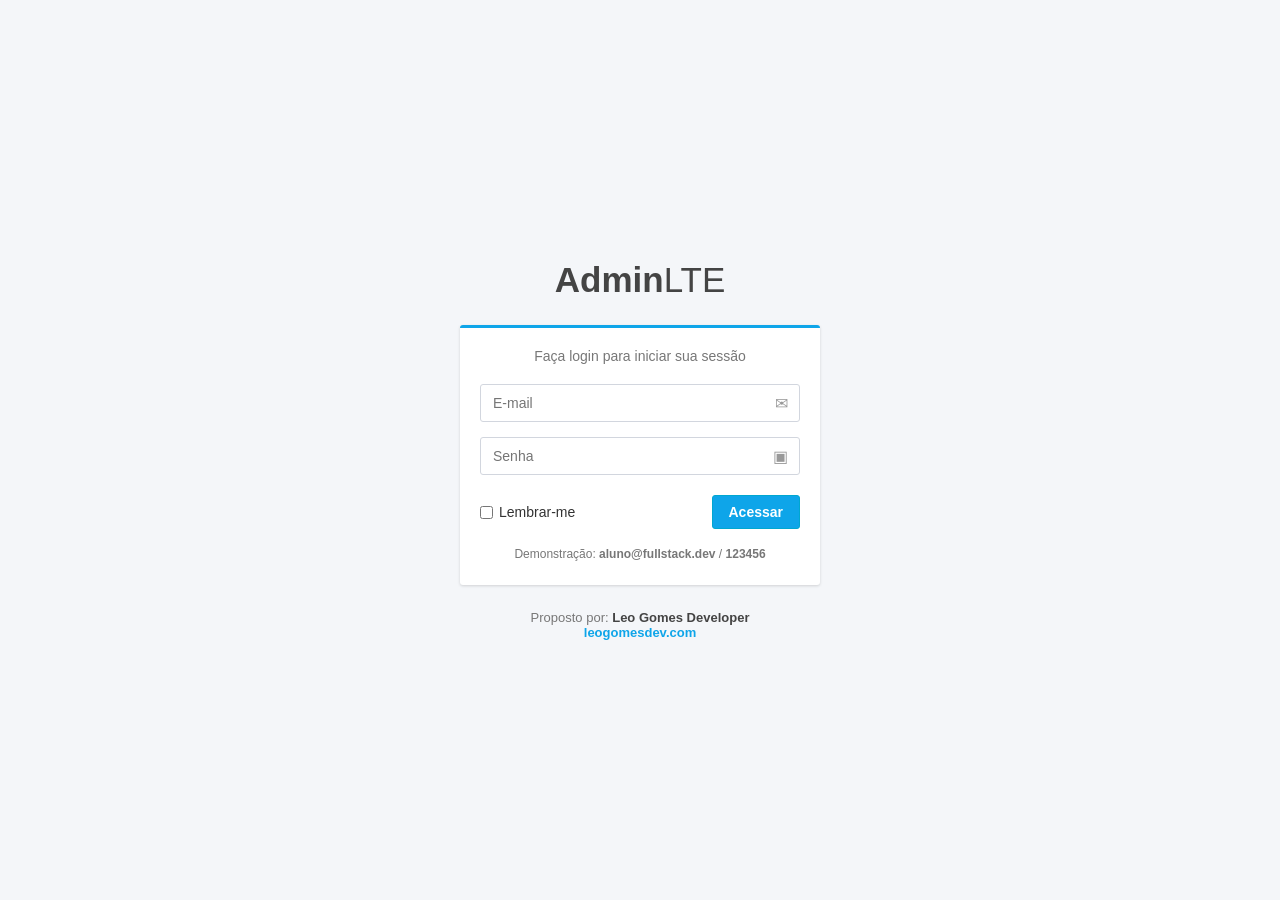
<file: index.html>
<!doctype html>
<html lang="pt-BR">
  <head>
    <meta charset="UTF-8" />
    <meta name="viewport" content="width=device-width, initial-scale=1.0" />
    <title>Login | Escola Fullstack JavaScript</title>
    <!-- Apontando para o CSS na pasta styles da raiz -->
    <link rel="stylesheet" href="styles/style.css" />
  </head>
  <body class="login-page">
    <div class="login-box">
      <div class="login-logo">
        <a href="#"><b>Admin</b>LTE</a>
      </div>

      <div class="login-card">
        <p class="login-box-msg">Faça login para iniciar sua sessão</p>

        <form id="login-form">
          <div class="input-group">
            <input
              type="email"
              id="login-email"
              name="email"
              autocomplete="username"
              placeholder="E-mail"
            />
            <div class="input-icon"><i class="fa-solid fa-envelope"></i></div>
          </div>
          <div class="input-group">
            <input
              type="password"
              id="login-password"
              name="password"
              autocomplete="current-password"
              placeholder="Senha"
              required
            />
            <div class="input-icon"><i class="fa-solid fa-lock"></i></div>
          </div>
          <div class="login-actions">
            <div class="remember-me">
              <input type="checkbox" id="remember" />
              <label for="remember">Lembrar-me</label>
            </div>
            <!-- No JS, após validar o localStorage, redirecionar para: pages/dashboard/dashboard.html -->
            <button type="submit" class="btn-primary">Acessar</button>
          </div>
        </form>

        <p class="login-help">
          Demonstração: <strong>aluno@fullstack.dev</strong> /
          <strong>123456</strong>
        </p>
      </div>
    </div>

    <footer class="professor-footer mini">
      <p>Proposto por: <strong>Leo Gomes Developer</strong></p>
      <div class="footer-links">
        <a href="https://leogomesdev.com" target="_blank" rel="noreferrer"
          >leogomesdev.com</a
        >
      </div>
    </footer>
    <script src="scripts/main.js" defer></script>
  </body>
</html>
</file>
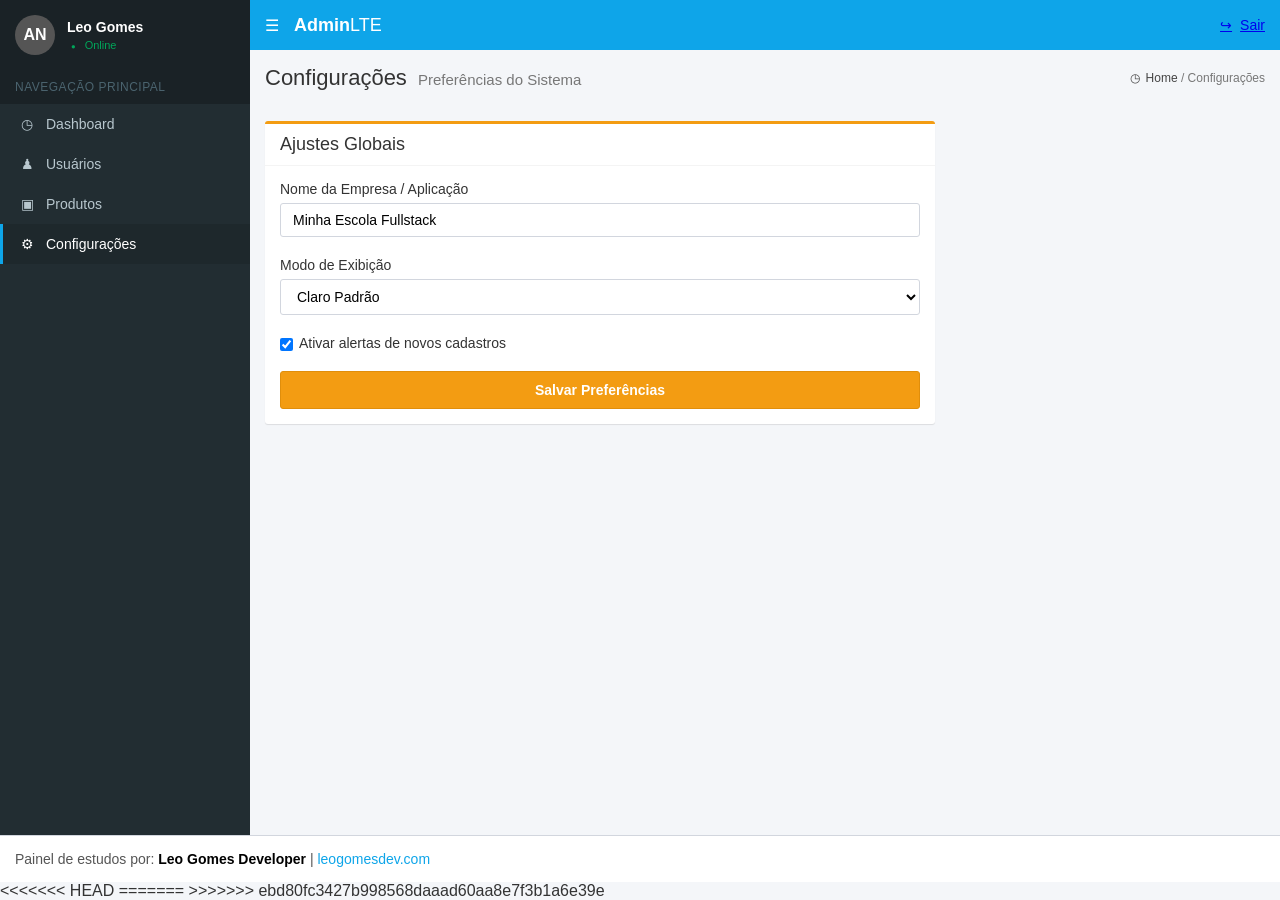
<file: pages/configuracoes/configuracoes.html>
<!doctype html>
<html lang="pt-BR">
  <head>
    <meta charset="UTF-8" />
    <meta name="viewport" content="width=device-width, initial-scale=1.0" />
    <title>Configurações | Escola Fullstack JavaScript</title>
    <link rel="stylesheet" href="../../styles/dashboard-base.css" />
    <link rel="stylesheet" href="configuracoes.css" />
  </head>
  <body>
    <div class="dashboard-container">
      <aside class="sidebar">
        <div class="profile-section">
          <div class="avatar">AN</div>
          <div class="profile-info">
            <h4>Leo Gomes</h4>
            <span class="status-online"
              ><i class="fa-solid fa-circle"></i> Online</span
            >
          </div>
        </div>
        <nav class="menu">
          <p class="menu-title">NAVEGAÇÃO PRINCIPAL</p>
          <a href="../dashboard/dashboard.html" class="menu-item"
            ><i class="fa-solid fa-gauge"></i> Dashboard</a
          >
          <a href="../usuarios/usuarios.html" class="menu-item"
            ><i class="fa-solid fa-users"></i> Usuários</a
          >
          <a href="../produtos/produtos.html" class="menu-item"
            ><i class="fa-solid fa-box"></i> Produtos</a
          >
          <a
            href="configuracoes.html"
            class="menu-item active"
            aria-current="page"
            ><i class="fa-solid fa-gear"></i> Configurações</a
          >
        </nav>
      </aside>

      <main class="main-content">
        <header class="topbar">
          <div class="topbar-left">
            <button class="toggle-btn" type="button" aria-label="Alternar menu">
              ☰
            </button>
            <span><b>Admin</b>LTE</span>
          </div>
          <div>
            <a href="../../index.html" id="logout-btn" class="logout-link"
              ><i class="fa-solid fa-sign-out-alt"></i> Sair</a
            >
          </div>
        </header>

        <div class="content-header">
          <h1>Configurações <small>Preferências do Sistema</small></h1>
          <div class="breadcrumb">
            <span><i class="fa-solid fa-gauge"></i> Home</span> / Configurações
          </div>
        </div>

        <div class="config-container">
          <section class="box border-top-orange">
            <div class="box-header"><h3>Ajustes Globais</h3></div>
            <form id="config-form" class="box-body">
              <div class="form-group">
                <label for="config-app-name">Nome da Empresa / Aplicação</label>
                <input
                  type="text"
                  id="config-app-name"
                  value="Minha Escola Fullstack"
                />
              </div>
              <div class="form-group">
                <label for="config-theme">Modo de Exibição</label>
                <select id="config-theme">
                  <option value="light">Claro Padrão</option>
                  <option value="dark">Modo Noturno Escuro</option>
                </select>
              </div>
              <div class="form-group">
                <label
                  ><input type="checkbox" id="config-notifications" checked />
                  Ativar alertas de novos cadastros</label
                >
              </div>
              <button type="submit" class="btn-submit bg-orange">
                Salvar Preferências
              </button>
            </form>
          </section>
        </div>
      </main>
    </div>

    <footer class="professor-footer">
      <p>
        Painel de estudos por: <strong>Leo Gomes Developer</strong> |
        <a href="https://leogomesdev.com" target="_blank">leogomesdev.com</a>
      </p>
    </footer>
<<<<<<< HEAD
    <script src="../../scripts/configuracoes.js" defer></script>
=======
    <script src="../../scripts/main.js" defer></script>
>>>>>>> ebd80fc3427b998568daaad60aa8e7f3b1a6e39e
  </body>
</html>
</file>
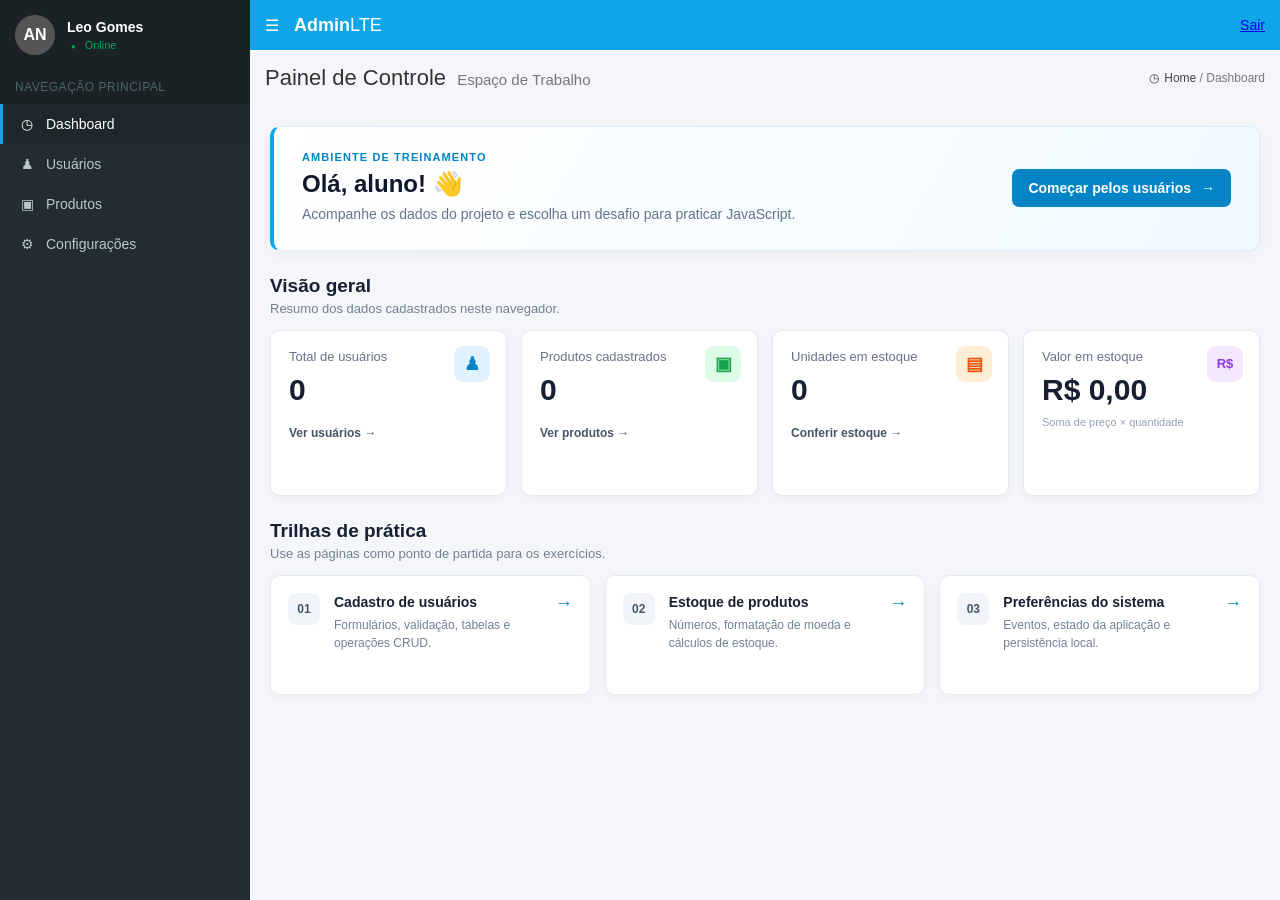
<file: pages/dashboard/dashboard.html>
<!doctype html>
<html lang="pt-BR">
  <head>
    <meta charset="UTF-8" />
    <meta name="viewport" content="width=device-width, initial-scale=1.0" />
    <title>Painel | Escola Fullstack JavaScript</title>
    <!-- Importação do arquivo CSS compartilhado -->
    <link rel="stylesheet" href="../../styles/dashboard-base.css" />
    <link rel="stylesheet" href="dashboard.css" />
    <!-- Biblioteca de Ícones -->
  </head>
  <body>
    <div class="dashboard-container">
      <!-- Sidebar Lateral (Padrão AdminLTE) -->
      <aside class="sidebar">
        <div class="profile-section">
          <div class="avatar">AN</div>
          <div class="profile-info">
            <h4>Leo Gomes</h4>
            <span class="status-online"
              ><i class="fa-solid fa-circle"></i> Online</span
            >
          </div>
        </div>
        <nav class="menu">
          <p class="menu-title">NAVEGAÇÃO PRINCIPAL</p>
          <a href="dashboard.html" class="menu-item active" aria-current="page"
            ><i class="fa-solid fa-gauge"></i> Dashboard</a
          >
          <a href="../usuarios/usuarios.html" class="menu-item"
            ><i class="fa-solid fa-users"></i> Usuários</a
          >
          <a href="../produtos/produtos.html" class="menu-item"
            ><i class="fa-solid fa-box"></i> Produtos</a
          >
          <a href="../configuracoes/configuracoes.html" class="menu-item"
            ><i class="fa-solid fa-gear"></i> Configurações</a
          >
        </nav>
      </aside>

      <!-- Área de Conteúdo Principal -->
      <main class="main-content">
        <!-- Topbar superior -->
        <header class="topbar">
          <div class="topbar-left">
            <button class="toggle-btn" type="button" aria-label="Alternar menu">
              ☰
            </button>
            <span><b>Admin</b>LTE</span>
          </div>
          <div>
            <a href="../../index.html" id="logout-btn" class="logout-link"
              >Sair</a
            >
          </div>
        </header>

        <!-- Cabeçalho interno da página -->
        <div class="content-header">
          <h1>Painel de Controle <small>Espaço de Trabalho</small></h1>
          <div class="breadcrumb">
            <span><i class="fa-solid fa-gauge"></i> Home</span> / Dashboard
          </div>
        </div>

        <div class="main-content-inner">
          <section class="welcome-box">
            <div>
              <p class="eyebrow">AMBIENTE DE TREINAMENTO</p>
              <h2>Olá, aluno! 👋</h2>
              <p>
                Acompanhe os dados do projeto e escolha um desafio para praticar
                JavaScript.
              </p>
            </div>
            <a class="welcome-action" href="../usuarios/usuarios.html"
              >Começar pelos usuários <span aria-hidden="true">→</span></a
            >
          </section>

          <section class="dashboard-section" aria-labelledby="overview-title">
            <div class="section-heading">
              <div>
                <h2 id="overview-title">Visão geral</h2>
                <p>Resumo dos dados cadastrados neste navegador.</p>
              </div>
            </div>
            <div class="stat-grid">
              <article class="stat-card stat-blue">
                <div class="stat-icon" aria-hidden="true">♟</div>
                <p>Total de usuários</p>
                <strong id="dashboard-user-count">0</strong>
                <a href="../usuarios/usuarios.html"
                  >Ver usuários <span aria-hidden="true">→</span></a
                >
              </article>
              <article class="stat-card stat-green">
                <div class="stat-icon" aria-hidden="true">▣</div>
                <p>Produtos cadastrados</p>
                <strong id="dashboard-product-count">0</strong>
                <a href="../produtos/produtos.html"
                  >Ver produtos <span aria-hidden="true">→</span></a
                >
              </article>
              <article class="stat-card stat-orange">
                <div class="stat-icon" aria-hidden="true">▤</div>
                <p>Unidades em estoque</p>
                <strong id="dashboard-stock-count">0</strong>
                <a href="../produtos/produtos.html"
                  >Conferir estoque <span aria-hidden="true">→</span></a
                >
              </article>
              <article class="stat-card stat-purple">
                <div class="stat-icon" aria-hidden="true">R$</div>
                <p>Valor em estoque</p>
                <strong id="dashboard-stock-value">R$ 0,00</strong>
                <span class="stat-note">Soma de preço × quantidade</span>
              </article>
            </div>
          </section>

          <section
            class="dashboard-section practice-section"
            aria-labelledby="practice-title"
          >
            <div class="section-heading">
              <div>
                <h2 id="practice-title">Trilhas de prática</h2>
                <p>Use as páginas como ponto de partida para os exercícios.</p>
              </div>
            </div>
            <div class="practice-grid">
              <a class="practice-card" href="../usuarios/usuarios.html">
                <span class="practice-number">01</span>
                <div>
                  <h3>Cadastro de usuários</h3>
                  <p>Formulários, validação, tabelas e operações CRUD.</p>
                </div>
                <span class="practice-arrow" aria-hidden="true">→</span>
              </a>
              <a class="practice-card" href="../produtos/produtos.html">
                <span class="practice-number">02</span>
                <div>
                  <h3>Estoque de produtos</h3>
                  <p>Números, formatação de moeda e cálculos de estoque.</p>
                </div>
                <span class="practice-arrow" aria-hidden="true">→</span>
              </a>
              <a
                class="practice-card"
                href="../configuracoes/configuracoes.html"
              >
                <span class="practice-number">03</span>
                <div>
                  <h3>Preferências do sistema</h3>
                  <p>Eventos, estado da aplicação e persistência local.</p>
                </div>
                <span class="practice-arrow" aria-hidden="true">→</span>
              </a>
            </div>
          </section>
        </div>
      </main>
    </div>
  </body>
</html>
</file>
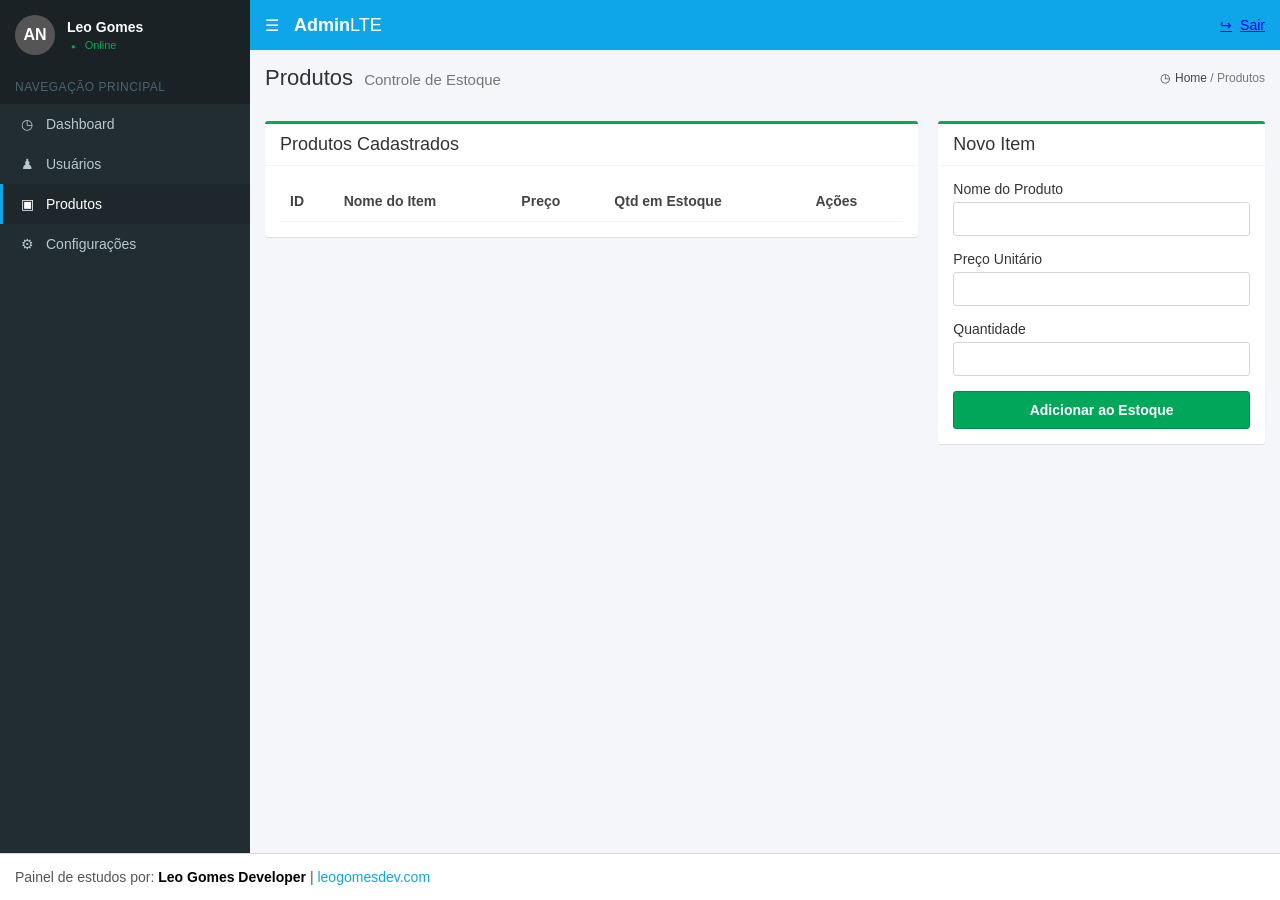
<file: pages/produtos/produtos.html>
<!doctype html>
<html lang="pt-BR">
  <head>
    <meta charset="UTF-8" />
    <meta name="viewport" content="width=device-width, initial-scale=1.0" />
    <title>Produtos | Escola Fullstack JavaScript</title>
    <link rel="stylesheet" href="../../styles/dashboard-base.css" />
    <link rel="stylesheet" href="produto.css" />
  </head>
  <body>
    <div class="dashboard-container">
      <aside class="sidebar">
        <div class="profile-section">
          <div class="avatar">AN</div>
          <div class="profile-info">
            <h4>Leo Gomes</h4>
            <span class="status-online"
              ><i class="fa-solid fa-circle"></i> Online</span
            >
          </div>
        </div>
        <nav class="menu">
          <p class="menu-title">NAVEGAÇÃO PRINCIPAL</p>
          <a href="../dashboard/dashboard.html" class="menu-item"
            ><i class="fa-solid fa-gauge"></i> Dashboard</a
          >
          <a href="../usuarios/usuarios.html" class="menu-item"
            ><i class="fa-solid fa-users"></i> Usuários</a
          >
          <a href="produtos.html" class="menu-item active" aria-current="page"
            ><i class="fa-solid fa-box"></i> Produtos</a
          >
          <a href="../configuracoes/configuracoes.html" class="menu-item"
            ><i class="fa-solid fa-gear"></i> Configurações</a
          >
        </nav>
      </aside>

      <main class="main-content">
        <header class="topbar">
          <div class="topbar-left">
            <button class="toggle-btn" type="button" aria-label="Alternar menu">
              ☰
            </button>
            <span><b>Admin</b>LTE</span>
          </div>
          <div>
            <a href="../../index.html" id="logout-btn" class="logout-link"
              ><i class="fa-solid fa-sign-out-alt"></i> Sair</a
            >
          </div>
        </header>

        <div class="content-header">
          <h1>Produtos <small>Controle de Estoque</small></h1>
          <div class="breadcrumb">
            <span><i class="fa-solid fa-gauge"></i> Home</span> / Produtos
          </div>
        </div>

        <div class="dashboard-grid">
          <div class="left-column">
            <section class="box border-top-green">
              <div class="box-header"><h3>Produtos Cadastrados</h3></div>
              <div class="box-body">
                <table>
                  <thead>
                    <tr>
                      <th>ID</th>
                      <th>Nome do Item</th>
                      <th>Preço</th>
                      <th>Qtd em Estoque</th>
                      <th>Ações</th>
                    </tr>
                  </thead>
                  <tbody id="table-products-body"></tbody>
                </table>
              </div>
            </section>
          </div>

          <aside class="right-column">
            <section class="box border-top-green">
              <div class="box-header"><h3>Novo Item</h3></div>
              <form id="prod-form" class="box-body">
                <div class="form-group">
                  <label for="prod-name">Nome do Produto</label
                  ><input type="text" id="prod-name" required />
                </div>
                <div class="form-group">
                  <label for="prod-price">Preço Unitário</label
                  ><input type="number" step="0.01" id="prod-price" required />
                </div>
                <div class="form-group">
                  <label for="prod-qty">Quantidade</label
                  ><input type="number" id="prod-qty" required />
                </div>
                <button type="submit" class="btn-submit bg-green">
                  Adicionar ao Estoque
                </button>
              </form>
            </section>
          </aside>
        </div>
      </main>
    </div>

    <footer class="professor-footer">
      <p>
        Painel de estudos por: <strong>Leo Gomes Developer</strong> |
        <a href="https://leogomesdev.com" target="_blank">leogomesdev.com</a>
      </p>
    </footer>
    <script src="../../scripts/produtos.js" defer></script>
  </body>
</html>
</file>
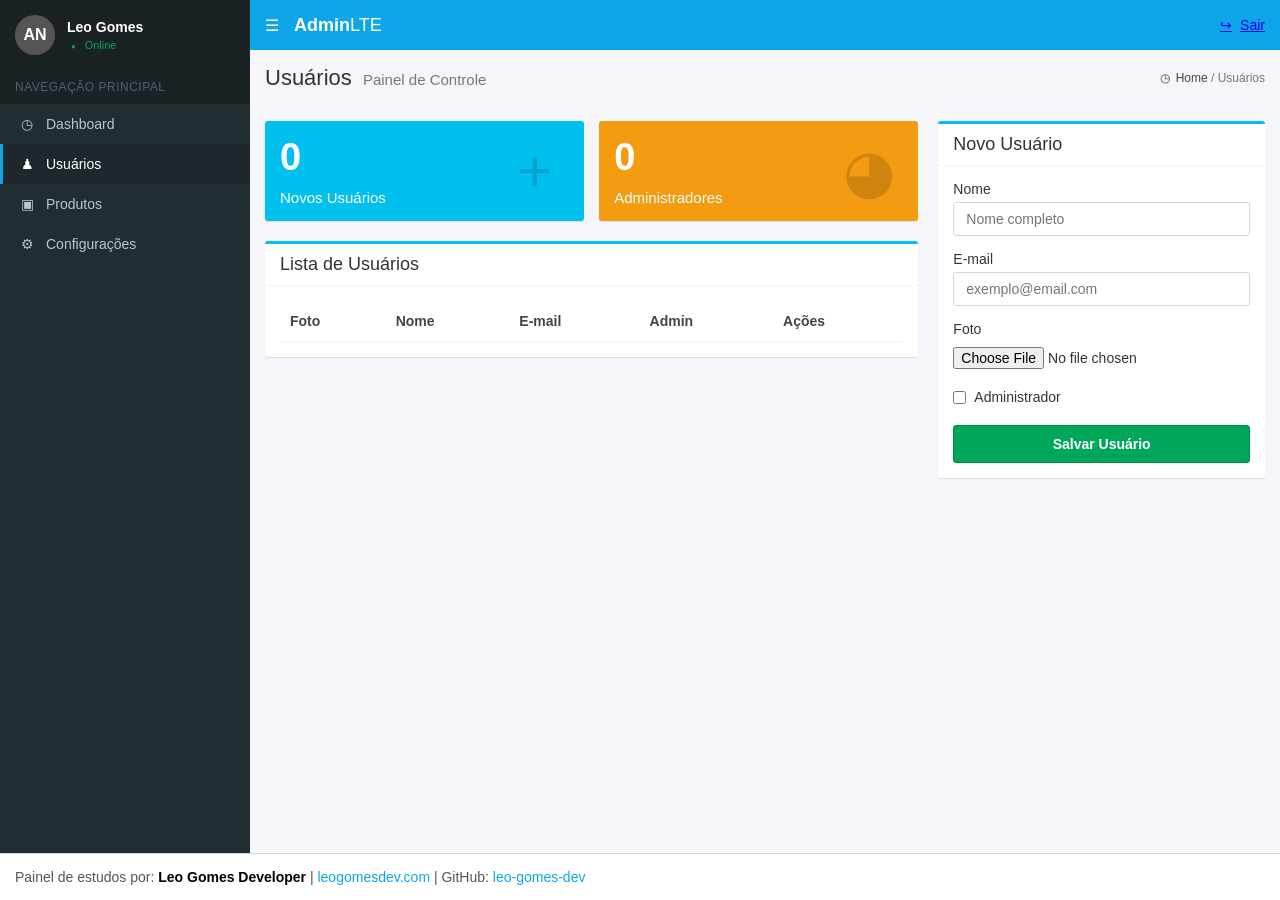
<file: pages/usuarios/usuarios.html>
<!doctype html>
<html lang="pt-BR">
  <head>
    <meta charset="UTF-8" />
    <meta name="viewport" content="width=device-width, initial-scale=1.0" />
    <title>AdminLTE - Usuários</title>
    <!-- CSS Estrutural Compartilhado -->
    <link rel="stylesheet" href="../../styles/dashboard-base.css" />
    <!-- CSS Específico desta Página -->
    <link rel="stylesheet" href="usuarios.css" />
    <!-- Biblioteca de Ícones -->
  </head>
  <body>
    <div class="dashboard-container">
      <!-- Sidebar Lateral -->
      <aside class="sidebar">
        <div class="profile-section">
          <div class="avatar">AN</div>
          <div class="profile-info">
            <h4>Leo Gomes</h4>
            <span class="status-online"
              ><i class="fa-solid fa-circle"></i> Online</span
            >
          </div>
        </div>
        <nav class="menu">
          <p class="menu-title">NAVEGAÇÃO PRINCIPAL</p>
          <a href="../dashboard/dashboard.html" class="menu-item"
            ><i class="fa-solid fa-gauge"></i> Dashboard</a
          >
          <a href="usuarios.html" class="menu-item active" aria-current="page"
            ><i class="fa-solid fa-users"></i> Usuários</a
          >
          <a href="../produtos/produtos.html" class="menu-item"
            ><i class="fa-solid fa-box"></i> Produtos</a
          >
          <a href="../configuracoes/configuracoes.html" class="menu-item"
            ><i class="fa-solid fa-gear"></i> Configurações</a
          >
        </nav>
      </aside>

      <!-- Área de Conteúdo Principal -->
      <main class="main-content">
        <!-- Topbar Superior -->
        <header class="topbar">
          <div class="topbar-left">
            <button class="toggle-btn" type="button" aria-label="Alternar menu">
              ☰
            </button>
            <span><b>Admin</b>LTE</span>
          </div>
          <div>
            <a href="../../index.html" id="logout-btn" class="logout-link">
              <i class="fa-solid fa-sign-out-alt"></i> Sair
            </a>
          </div>
        </header>

        <!-- Cabeçalho Interno da Página -->
        <div class="content-header">
          <h1>Usuários <small>Painel de Controle</small></h1>
          <div class="breadcrumb">
            <span><i class="fa-solid fa-gauge"></i> Home</span> / Usuários
          </div>
        </div>

        <!-- Grid Organizador da View -->
        <div class="dashboard-grid">
          <!-- Coluna da Esquerda: Indicadores e Listagem -->
          <div class="left-column">
            <!-- Cards de Estatísticas (Small Boxes) -->
            <div class="cards-container">
              <div class="small-box bg-aqua">
                <div class="inner">
                  <h3 id="count-users">0</h3>
                  <p>Novos Usuários</p>
                </div>
                <div class="icon"><i class="fa-solid fa-user-plus"></i></div>
              </div>
              <div class="small-box bg-yellow">
                <div class="inner">
                  <h3 id="count-admins">0</h3>
                  <p>Administradores</p>
                </div>
                <div class="icon"><i class="fa-solid fa-chart-pie"></i></div>
              </div>
            </div>

            <!-- Tabela de Listagem -->
            <section class="box border-top-blue">
              <div class="box-header">
                <h3>Lista de Usuários</h3>
              </div>
              <div class="box-body table-responsive">
                <table>
                  <thead>
                    <tr>
                      <th>Foto</th>
                      <th>Nome</th>
                      <th>E-mail</th>
                      <th>Admin</th>
                      <th>Ações</th>
                    </tr>
                  </thead>
                  <tbody id="table-users-body"></tbody>
                </table>
              </div>
            </section>
          </div>

          <!-- Coluna da Direita: Formulário de Cadastro -->
          <aside class="right-column">
            <section class="box border-top-blue">
              <div class="box-header">
                <h3>Novo Usuário</h3>
              </div>
              <form
                id="user-form"
                class="box-body"
                enctype="multipart/form-data"
              >
                <div class="form-group">
                  <label for="user-name">Nome</label>
                  <input
                    type="text"
                    id="user-name"
                    required
                    placeholder="Nome completo"
                  />
                </div>

                <div class="form-group">
                  <label for="user-email">E-mail</label>
                  <input
                    type="email"
                    id="user-email"
                    required
                    placeholder="exemplo@email.com"
                  />
                </div>

                <div class="form-group">
                  <label for="user-photo">Foto</label>
                  <input type="file" id="user-photo" accept="image/*" />
                </div>

                <div class="form-group form-checkbox">
                  <input type="checkbox" id="user-admin" />
                  <label for="user-admin">Administrador</label>
                </div>

                <button type="submit" class="btn-submit">Salvar Usuário</button>
              </form>
            </section>
          </aside>
        </div>
      </main>
    </div>

    <!-- Rodapé de Créditos -->
    <footer class="professor-footer">
      <p>
        Painel de estudos por: <strong>Leo Gomes Developer</strong> |
        <a href="https://leogomesdev.com" target="_blank">leogomesdev.com</a> |
        GitHub: <a href="https://github.com" target="_blank">leo-gomes-dev</a>
      </p>
    </footer>
    <script src="../../scripts/usuarios.js" defer></script>
  </body>
</html>
</file>
<file: styles/style.css>
/* ==========================================================================
   AdminLTE - ESTILO DA TELA DE LOGIN (`styles/style.css`)
   ========================================================================== */

/* Variáveis Visuais da Identidade do Login */
:root {
  --bg-primary: #f4f6f9;
  --color-blue: #0ea5e9;
  --border-color: #d2d6de;
  --text-main: #333333;
  --text-muted: #777777;
}

/* Reset Geral */
* {
  margin: 0;
  padding: 0;
  box-sizing: border-box;
  font-family: "Helvetica Neue", Helvetica, Arial, sans-serif;
}

body.login-page {
  background-color: var(--bg-primary);
  display: flex;
  flex-direction: column;
  align-items: center;
  justify-content: center;
  min-height: 100vh;
  min-height: 100svh;
  padding: 24px 16px;
  color: var(--text-main);
}

/* Caixa Centralizada */
.login-box {
  width: min(100%, 360px);
  margin-bottom: 25px;
}

.login-logo {
  text-align: center;
  font-size: 35px;
  margin-bottom: 25px;
}

.login-logo a {
  text-decoration: none;
  color: #444444;
}

.login-logo b {
  font-weight: 700;
}

/* Box do Formulário */
.login-card {
  background: #ffffff;
  border-top: 3px solid var(--color-blue);
  padding: 20px;
  border-radius: 3px;
  box-shadow: 0 1px 3px rgba(0, 0, 0, 0.15);
}

.login-box-msg {
  text-align: center;
  color: var(--text-muted);
  margin-bottom: 20px;
  font-size: 14px;
}

/* Elementos de Input */
.input-group {
  position: relative;
  margin-bottom: 15px;
}

.input-group input {
  width: 100%;
  padding: 10px 40px 10px 12px;
  border: 1px solid var(--border-color);
  border-radius: 3px;
  outline: none;
  font-size: 14px;
  transition: border-color 0.2s;
}

.input-group input:focus {
  border-color: var(--color-blue);
}

.input-icon {
  position: absolute;
  right: 12px;
  top: 50%;
  transform: translateY(-50%);
  color: #999999;
}
.input-icon i { font-style: normal; }
.fa-envelope::before { content: "✉"; }
.fa-lock::before { content: "▣"; }

/* Ações Inferiores */
.login-actions {
  display: flex;
  justify-content: space-between;
  align-items: center;
  margin-top: 20px;
}

.remember-me {
  display: flex;
  align-items: center;
  gap: 6px;
  font-size: 14px;
  cursor: pointer;
}

.btn-primary {
  background-color: var(--color-blue);
  color: #ffffff;
  border: 1px solid #00a7d0;
  padding: 8px 16px;
  border-radius: 3px;
  cursor: pointer;
  font-weight: 600;
  font-size: 14px;
  transition: background-color 0.2s;
}

.btn-primary:hover {
  background-color: #00a7d0;
}

/* Rodapé Simplificado */
.professor-footer.mini {
  text-align: center;
  font-size: 13px;
  color: var(--text-muted);
}

.professor-footer.mini strong {
  color: #444444;
}

.professor-footer.mini a {
  color: var(--color-blue);
  text-decoration: none;
  font-weight: 600;
}
.login-help { margin-top: 16px; color: var(--text-muted); font-size: 12px; line-height: 1.6; text-align: center; }
:focus-visible { outline: 3px solid #0284c7; outline-offset: 2px; }
@media (max-width: 420px) {
  .login-actions { align-items: flex-start; gap: 12px; flex-wrap: wrap; }
  .login-actions .btn-primary { width: 100%; }
}
</file>
<file: styles/dashboard-base.css>
/* ==========================================================================
   AdminLTE - ARQUIVO BASE DO PAINEL GLOBAL (`styles/dashboard-base.css`)
   ========================================================================== */

/* Definições de Cores e Estilos Globais do Tema */
:root {
  --bg-primary: #f4f6f9;
  --bg-sidebar: #222d32; /* Azul escuro clássico do AdminLTE */
  --bg-sidebar-hover: #1e282c;
  --bg-profile: #1a2226;
  --color-blue: #0ea5e9;
  --color-green: #00a65a; /* Verde Success */
  --text-main: #333333;
  --text-muted: #777777;
  --border-color: #d2d6de;
}

/* Reset Geral do Documento */
* {
  margin: 0;
  padding: 0;
  box-sizing: border-box;
  font-family: "Helvetica Neue", Helvetica, Arial, sans-serif;
}

body {
  background-color: var(--bg-primary);
  color: var(--text-main);
  display: flex;
  flex-direction: column;
  min-height: 100vh;
}

/* Container Estrutural (Sidebar + Conteúdo Principal) */
.dashboard-container {
  display: flex;
  flex: 1;
}

/* ==========================================================================
   BARRA LATERAL (SIDEBAR)
   ========================================================================== */
.sidebar {
  width: 250px;
  flex: 0 0 250px;
  background-color: var(--bg-sidebar);
  color: #b8c7ce;
  display: flex;
  flex-direction: column;
}
.sidebar.is-collapsed { display: none; }

/* Seção de Perfil do Usuário Logado */
.profile-section {
  display: flex;
  align-items: center;
  gap: 12px;
  padding: 15px;
  background-color: var(--bg-profile);
}

.avatar {
  width: 40px;
  height: 40px;
  background-color: #555555;
  border-radius: 50%;
  display: flex;
  align-items: center;
  justify-content: center;
  font-weight: bold;
  color: #ffffff;
}

.profile-info h4 {
  font-size: 14px;
  color: #ffffff;
  font-weight: 600;
}

.status-online {
  font-size: 11px;
  color: var(--color-green);
  display: flex;
  align-items: center;
  gap: 5px;
  margin-top: 4px;
}

/* Links de Navegação do Menu */
.menu {
  display: flex;
  flex-direction: column;
}

.menu-title {
  font-size: 12px;
  text-transform: uppercase;
  color: #4b646f;
  background-color: var(--bg-profile);
  padding: 10px 15px;
  letter-spacing: 0.5px;
}

.menu-item {
  display: flex;
  align-items: center;
  gap: 10px;
  color: #b8c7ce;
  text-decoration: none;
  padding: 12px 15px;
  font-size: 14px;
  transition: all 0.2s ease;
  border-left: 3px solid transparent;
}

.menu-item i { width: 18px; text-align: center; }
.fa-solid { display: inline-block; min-width: 1.15em; font-style: normal; text-align: center; }
.fa-circle::before { content: "●"; font-size: .7em; }
.fa-users::before { content: "♟"; }
.fa-box::before { content: "▣"; }
.fa-gear::before { content: "⚙"; }
.fa-sign-out-alt::before { content: "↪"; }
.fa-gauge::before { content: "◷"; }
.fa-user-plus::before { content: "+"; }
.fa-chart-pie::before { content: "◕"; }
.fa-pen::before { content: "✎"; }
.fa-trash::before { content: "×"; }
.menu-item:hover {
  background-color: var(--bg-sidebar-hover);
  color: #ffffff;
}

/* Estado Ativo do Menu Lateral */
.menu-item.active {
  background-color: var(--bg-sidebar-hover);
  color: #ffffff;
  border-left-color: var(--color-blue);
}

/* ==========================================================================
   ÁREA PRINCIPAL DE CONTEÚDO (MAIN CONTENT)
   ========================================================================== */
.main-content {
  flex: 1;
  min-width: 0;
  display: flex;
  flex-direction: column;
}

/* Barra Superior (Topbar) */
.topbar {
  background-color: var(--color-blue);
  height: 50px;
  display: flex;
  align-items: center;
  justify-content: space-between;
  padding: 0 15px;
  color: #ffffff;
}

.topbar-left {
  display: flex;
  align-items: center;
  gap: 15px;
  font-size: 18px;
}

.topbar-left b {
  font-weight: 700;
}

.toggle-btn {
  background: none;
  border: none;
  font-size: 16px;
  cursor: pointer;
  color: #ffffff;
}
.toggle-btn:hover { background: rgba(255,255,255,.12); }

#logout-btn {
  font-size: 14px;
  display: flex;
  align-items: center;
  gap: 6px;
  transition: opacity 0.2s;
}

#logout-btn:hover {
  opacity: 0.8;
}

/* Cabeçalho da Página Interna (Títulos e Caminhos) */
.content-header {
  padding: 15px;
  display: flex;
  justify-content: space-between;
  align-items: center;
}

.content-header h1 {
  font-size: 22px;
  font-weight: 300;
}

.content-header h1 small {
  font-size: 15px;
  color: var(--text-muted);
  font-weight: 400;
  margin-left: 5px;
}

.breadcrumb {
  font-size: 12px;
  color: var(--text-muted);
}

.breadcrumb span {
  color: #444444;
}

/* ==========================================================================
   RODAPÉ UNIFICADO (FOOTER)
   ========================================================================== */
.professor-footer {
  background-color: #ffffff;
  color: #555555;
  text-align: left;
  padding: 15px;
  margin-top: auto;
  border-top: 1px solid var(--border-color);
  font-size: 14px;
}

.professor-footer strong {
  color: #000000;
}

.professor-footer a {
  color: var(--color-blue);
  text-decoration: none;
}

.professor-footer a:hover {
  text-decoration: underline;
}

/* Responsividade de Tela do Painel */
@media (max-width: 768px) {
  .dashboard-container {
    flex-direction: column;
  }
  .sidebar {
    width: 100%;
    flex-basis: auto;
  }
  .profile-section { padding: 10px 15px; }
  .menu { display: grid; grid-template-columns: repeat(2, minmax(0, 1fr)); }
  .menu-title { grid-column: 1 / -1; }
  .topbar { min-height: 54px; height: auto; }
  .professor-footer { line-height: 1.6; }
  .content-header {
    flex-direction: column;
    align-items: flex-start;
    gap: 8px;
  }
}
@media (max-width: 480px) {
  .menu { grid-template-columns: 1fr; }
  .topbar-left { gap: 8px; font-size: 16px; }
  .content-header h1 { font-size: 20px; }
  .content-header h1 small { display: block; margin: 4px 0 0; }
}
@media (prefers-reduced-motion: reduce) {
  *, *::before, *::after { transition-duration: .01ms !important; }
}
</file>
<file: pages/configuracoes/configuracoes.css>
/* ==========================================================================
   AdminLTE - PREFERÊNCIAS DO SISTEMA (`configuracoes.css`)
   ========================================================================== */

/* Container Centralizado para Ajustes */
.config-container {
  padding: 15px;
  max-width: 700px;
  width: min(100%, 700px);
}

/* Estrutura do Painel (Box clássico do AdminLTE) */
.box {
  background: #ffffff;
  border-radius: 3px;
  margin-bottom: 20px;
  border-top: 3px solid #d2d6de;
  box-shadow: 0 1px 1px rgba(0, 0, 0, 0.1);
}

/* Modificador de cor para o topo do box - Tema Laranja (Ajustes/Warning) */
.box.border-top-orange {
  border-top-color: #f39c12;
}

.box-header {
  padding: 10px 15px;
  border-bottom: 1px solid #f4f4f4;
}

.box-header h3 {
  font-size: 18px;
  font-weight: 400;
  margin: 0;
}

.box-body {
  padding: 15px;
}

/* Elementos de Formulário */
.form-group {
  margin-bottom: 20px;
}

.form-group label {
  display: block;
  margin-bottom: 6px;
  font-size: 14px;
  font-weight: 500;
  color: #333333;
}

/* Inputs de Texto e Elementos Select */
.form-group input[type="text"],
.form-group select {
  width: 100%;
  padding: 8px 12px;
  border: 1px solid #d2d6de;
  border-radius: 3px;
  outline: none;
  font-size: 14px;
  background-color: #ffffff;
  transition: border-color 0.2s;
}

.form-group input[type="text"]:focus,
.form-group select:focus {
  border-color: #f39c12;
}

/* Customização de Checkbox simples */
.form-group input[type="checkbox"] {
  margin-right: 6px;
  transform: translateY(1px);
  cursor: pointer;
}

/* Alinhamento do rótulo inline do checkbox */
.form-group label:has(input[type="checkbox"]) {
  display: flex;
  align-items: center;
  font-weight: 400;
  cursor: pointer;
}

/* Componente de Envio (Botão) */
.btn-submit {
  width: 100%;
  color: #ffffff;
  border: none;
  padding: 10px 15px;
  cursor: pointer;
  border-radius: 3px;
  font-weight: 600;
  font-size: 14px;
  transition: background-color 0.2s;
}

.btn-submit.bg-orange {
  background-color: #f39c12;
  border: 1px solid #e08e0b;
}

.btn-submit.bg-orange:hover {
  background-color: #e08e0b;
}
:focus-visible { outline: 3px solid #0284c7; outline-offset: 2px; }
</file>
<file: pages/dashboard/dashboard.css>
.main-content-inner { display: grid; gap: 24px; padding: 20px; }
.welcome-box { display: flex; align-items: center; justify-content: space-between; gap: 20px; padding: 24px 28px; border: 1px solid #dbeafe; border-left: 4px solid #0ea5e9; border-radius: 10px; background: linear-gradient(120deg, #fff 0%, #f0f9ff 100%); box-shadow: 0 4px 16px rgba(15, 23, 42, .04); }
.welcome-box .eyebrow { margin: 0 0 7px; color: #0284c7; font-size: 11px; font-weight: 700; letter-spacing: .1em; }
.welcome-box h2 { margin: 0 0 6px; color: #0f172a; font-size: 24px; }
.welcome-box p:not(.eyebrow) { margin: 0; color: #64748b; font-size: 14px; line-height: 1.55; }
.welcome-action { display: inline-flex; flex-shrink: 0; align-items: center; gap: 10px; padding: 11px 16px; border-radius: 7px; background: #0284c7; color: #fff; font-size: 14px; font-weight: 600; text-decoration: none; transition: background .2s, transform .2s; }
.welcome-action:hover { transform: translateY(-1px); background: #0369a1; }
.dashboard-section { display: grid; gap: 14px; }
.section-heading { display: flex; align-items: end; justify-content: space-between; }
.section-heading h2 { margin: 0 0 4px; color: #172033; font-size: 19px; }
.section-heading p { margin: 0; color: #718096; font-size: 13px; }
.stat-grid { display: grid; grid-template-columns: repeat(4, minmax(0, 1fr)); gap: 14px; }
.stat-card { position: relative; display: grid; min-height: 166px; align-content: start; gap: 8px; overflow: hidden; padding: 18px; border: 1px solid #e5eaf1; border-radius: 10px; background: #fff; box-shadow: 0 3px 12px rgba(15, 23, 42, .035); }
.stat-card > p { margin: 0; color: #64748b; font-size: 13px; font-weight: 500; }
.stat-card > strong { color: #172033; font-size: 30px; line-height: 1.2; }
.stat-card > a { margin-top: auto; padding-top: 10px; color: #475569; font-size: 12px; font-weight: 600; text-decoration: none; }
.stat-card > a:hover { text-decoration: underline; }
.stat-icon { position: absolute; top: 15px; right: 16px; display: grid; width: 36px; height: 36px; place-items: center; border-radius: 9px; font-size: 18px; font-weight: 700; }
.stat-blue .stat-icon { background: #e0f2fe; color: #0284c7; }
.stat-green .stat-icon { background: #dcfce7; color: #16a34a; }
.stat-orange .stat-icon { background: #ffedd5; color: #ea580c; }
.stat-purple .stat-icon { background: #f3e8ff; color: #9333ea; font-size: 13px; }
.stat-note { color: #94a3b8; font-size: 11px; }
.practice-grid { display: grid; grid-template-columns: repeat(3, minmax(0, 1fr)); gap: 14px; }
.practice-card { display: grid; grid-template-columns: 34px 1fr 18px; align-items: start; gap: 12px; min-height: 120px; padding: 17px; border: 1px solid #e5eaf1; border-radius: 10px; background: #fff; color: inherit; text-decoration: none; box-shadow: 0 3px 12px rgba(15, 23, 42, .035); transition: border-color .2s, transform .2s, box-shadow .2s; }
.practice-card:hover { transform: translateY(-2px); border-color: #7dd3fc; box-shadow: 0 8px 18px rgba(15, 23, 42, .08); }
.practice-number { display: grid; width: 32px; height: 32px; place-items: center; border-radius: 8px; background: #f1f5f9; color: #475569; font-size: 12px; font-weight: 700; }
.practice-card h3 { margin: 1px 0 6px; color: #172033; font-size: 14px; }
.practice-card p { margin: 0; color: #718096; font-size: 12px; line-height: 1.5; }
.practice-arrow { color: #0284c7; font-size: 18px; }
@media (max-width: 1100px) { .stat-grid { grid-template-columns: repeat(2, minmax(0, 1fr)); } }
@media (max-width: 760px) { .main-content-inner { gap: 19px; padding: 14px; } .welcome-box { align-items: flex-start; flex-direction: column; padding: 20px; } .practice-grid { grid-template-columns: 1fr; } }
@media (max-width: 480px) { .stat-grid { grid-template-columns: 1fr; } .stat-card { min-height: 150px; } .welcome-box h2 { font-size: 21px; } }
</file>
<file: pages/produtos/produto.css>
/* ==========================================================================
   AdminLTE - CONTROLE DE ESTOQUE (`produtos.css`)
   ========================================================================== */

/* Layout Interno do Painel de Produtos */
.dashboard-grid {
  display: grid;
  grid-template-columns: minmax(0, 2fr) minmax(260px, 1fr);
  gap: 20px;
  padding: 15px;
}

/* Estrutura dos Painéis (Boxes clássicos do AdminLTE) */
.box {
  background: #ffffff;
  border-radius: 3px;
  margin-bottom: 20px;
  border-top: 3px solid #d2d6de;
  box-shadow: 0 1px 1px rgba(0, 0, 0, 0.1);
}

/* Modificador de cor para o topo do box - Tema Verde (Sucesso/Estoque) */
.box.border-top-green {
  border-top-color: #00a65a;
}

.box-header {
  padding: 10px 15px;
  border-bottom: 1px solid #f4f4f4;
}

.box-header h3 {
  font-size: 18px;
  font-weight: 400;
  margin: 0;
}

.box-body {
  padding: 15px;
}

/* Listagem de Itens (Tabela de Produtos) */
table {
  width: 100%;
  border-collapse: collapse;
}
.box-body { overflow-x: auto; -webkit-overflow-scrolling: touch; }

th,
td {
  padding: 12px 10px;
  border-bottom: 1px solid #f4f4f4;
  text-align: left;
  font-size: 14px;
}

th {
  font-weight: 600;
  color: #444444;
}

/* Emblemas de Status (Badges) */
.badge {
  padding: 3px 8px;
  font-size: 12px;
  color: #ffffff;
  border-radius: 3px;
  font-weight: 600;
  display: inline-block;
}

.badge.bg-green {
  background-color: #00a65a !important;
}

/* Elementos do Formulário de Cadastro */
.form-group {
  margin-bottom: 15px;
}

.form-group label {
  display: block;
  margin-bottom: 5px;
  font-size: 14px;
  font-weight: 500;
  color: #333333;
}

.form-group input {
  width: 100%;
  padding: 8px 12px;
  border: 1px solid #d2d6de;
  border-radius: 3px;
  outline: none;
  font-size: 14px;
  transition: border-color 0.2s;
}

.form-group input:focus {
  border-color: #00a65a;
}

/* Componentes de Ação (Botões) */
.btn-box {
  border: none;
  padding: 6px 10px;
  color: #ffffff;
  cursor: pointer;
  border-radius: 3px;
  font-size: 13px;
  transition: opacity 0.2s;
}

.btn-delete {
  background-color: #dd4b39; /* Danger AdminLTE */
}

.btn-box:hover {
  opacity: 0.85;
}

.btn-submit {
  width: 100%;
  color: #ffffff;
  border: none;
  padding: 10px;
  cursor: pointer;
  border-radius: 3px;
  font-weight: 600;
  font-size: 14px;
  transition: background-color 0.2s;
}

.btn-submit.bg-green {
  background-color: #00a65a;
  border: 1px solid #008d4c;
}

.btn-submit.bg-green:hover {
  background-color: #008d4c;
}

/* Responsividade do Grid Local */
@media (max-width: 992px) {
  .dashboard-grid {
    grid-template-columns: 1fr;
  }
}
@media (max-width: 560px) {
  .dashboard-grid { padding: 12px; gap: 12px; }
  th, td { padding: 9px 8px; white-space: nowrap; }
}
:focus-visible { outline: 3px solid #0284c7; outline-offset: 2px; }
</file>
<file: pages/usuarios/usuarios.css>
/* ==========================================================================
   AdminLTE - GERENCIAMENTO DE USUÁRIOS (`usuarios.css`)
   ========================================================================== */

/* Grid Organizador da Tela (Tabela + Form) */
.dashboard-grid {
  display: grid;
  grid-template-columns: minmax(0, 2fr) minmax(260px, 1fr);
  gap: 20px;
  padding: 15px;
}

/* Container dos Indicadores Superiores */
.cards-container {
  display: grid;
  grid-template-columns: 1fr 1fr;
  gap: 15px;
  margin-bottom: 20px;
}

/* Small Box Estilo Clássico AdminLTE */
.small-box {
  border-radius: 3px;
  position: relative;
  display: block;
  color: #ffffff;
  padding: 15px;
  box-shadow: 0 1px 1px rgba(0, 0, 0, 0.1);
}

.bg-aqua {
  background-color: #00c0ef !important;
}
.bg-yellow {
  background-color: #f39c12 !important;
}

.small-box h3 {
  font-size: 38px;
  font-weight: bold;
  margin: 0 0 10px 0;
  white-space: nowrap;
}

.small-box p {
  font-size: 15px;
  margin: 0;
}

.small-box .icon {
  position: absolute;
  top: 15px;
  right: 15px;
  font-size: 60px;
  color: rgba(0, 0, 0, 0.15);
  z-index: 0;
}

/* Estrutura de Boxes (Cartões do Painel) */
.box {
  background: #ffffff;
  border-radius: 3px;
  margin-bottom: 20px;
  border-top: 3px solid #d2d6de;
  box-shadow: 0 1px 1px rgba(0, 0, 0, 0.1);
}

.box.border-top-blue {
  border-top-color: #00c0ef;
}

.box-header {
  padding: 10px 15px;
  border-bottom: 1px solid #f4f4f4;
}

.box-header h3 {
  font-size: 18px;
  font-weight: 400;
  margin: 0;
}

.box-body {
  padding: 15px;
}

.table-responsive {
  overflow-x: auto;
  -webkit-overflow-scrolling: touch;
}

/* Customização da Tabela de Usuários */
table {
  width: 100%;
  border-collapse: collapse;
}

th,
td {
  padding: 12px 10px;
  border-bottom: 1px solid #f4f4f4;
  text-align: left;
  font-size: 14px;
}

th {
  font-weight: 600;
  color: #444444;
}

.table-avatar {
  width: 32px;
  height: 32px;
  background: #e2e8f0;
  border-radius: 50%;
  display: flex;
  align-items: center;
  justify-content: center;
  font-size: 12px;
  font-weight: 600;
  color: #333333;
}

.badge {
  padding: 3px 6px;
  border-radius: 3px;
  font-size: 12px;
  font-weight: 600;
}

.badge-yes {
  background-color: #00a65a;
  color: #ffffff;
}

/* Campos do Formulário */
.form-group {
  margin-bottom: 15px;
}

.form-group label {
  display: block;
  margin-bottom: 5px;
  font-size: 14px;
  font-weight: 500;
}

.form-group input {
  width: 100%;
  padding: 8px 12px;
  border: 1px solid #d2d6de;
  border-radius: 3px;
  outline: none;
  font-size: 14px;
  transition: border-color 0.2s;
}

.form-group input:focus {
  border-color: #00c0ef;
}

/* Ajustes específicos para campos File e Checkbox */
.form-group input[type='file'] {
  border: none;
  padding: 5px 0;
}

.form-group.form-checkbox {
  display: flex;
  align-items: center;
  gap: 8px;
  cursor: pointer;
  margin-top: 10px;
}

.form-group.form-checkbox input[type='checkbox'] {
  width: auto;
  margin: 0;
  cursor: pointer;
}

.form-group.form-checkbox label {
  display: inline;
  margin-bottom: 0;
  cursor: pointer;
}

/* Componentes de Botões (Ações) */
.btn-box {
  border: none;
  padding: 6px 10px;
  color: #ffffff;
  cursor: pointer;
  border-radius: 3px;
  font-size: 13px;
  transition: opacity 0.2s;
  margin-right: 2px;
}

.btn-edit {
  background-color: #00c0ef;
}
.btn-delete {
  background-color: #dd4b39;
}
.btn-box:hover {
  opacity: 0.85;
}

.btn-submit {
  width: 100%;
  background-color: #00a65a;
  color: #ffffff;
  border: 1px solid #008d4c;
  padding: 10px;
  cursor: pointer;
  border-radius: 3px;
  font-weight: 600;
  font-size: 14px;
  transition: background-color 0.2s;
  margin-top: 5px;
}

.btn-submit:hover {
  background-color: #008d4c;
}

/* Ajustes de Responsividade */
@media (max-width: 992px) {
  .dashboard-grid {
    grid-template-columns: 1fr;
  }
  .cards-container {
    grid-template-columns: 1fr;
  }
}
@media (max-width: 560px) {
  .dashboard-grid {
    padding: 12px;
    gap: 12px;
  }
  .cards-container {
    grid-template-columns: 1fr;
  }
  .small-box h3 {
    font-size: 30px;
  }
  th,
  td {
    padding: 9px 8px;
    white-space: nowrap;
  }
}
:focus-visible {
  outline: 3px solid #0284c7;
  outline-offset: 2px;
}
<<<<<<< HEAD

.btn-excluir {
  background-color: #dd4b39;
  padding: 10px;
}
=======
>>>>>>> ebd80fc3427b998568daaad60aa8e7f3b1a6e39e
</file>
